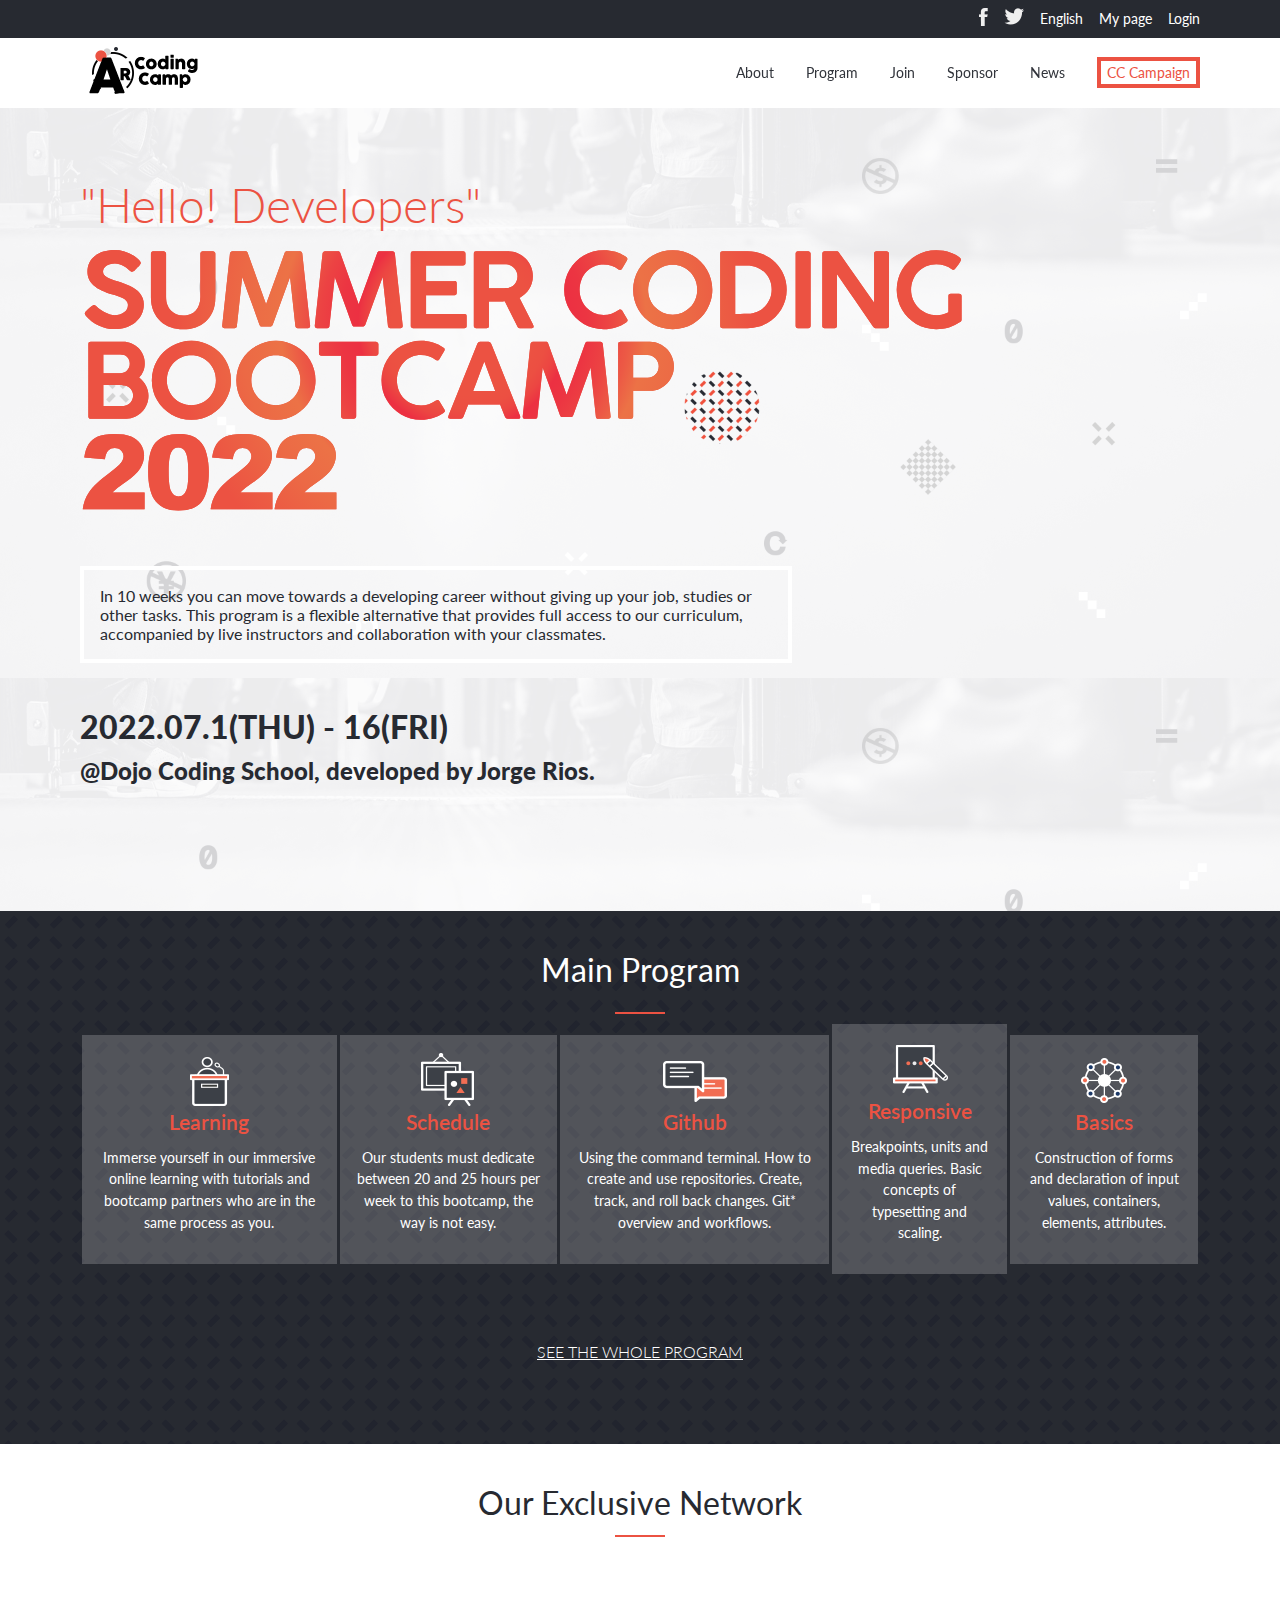
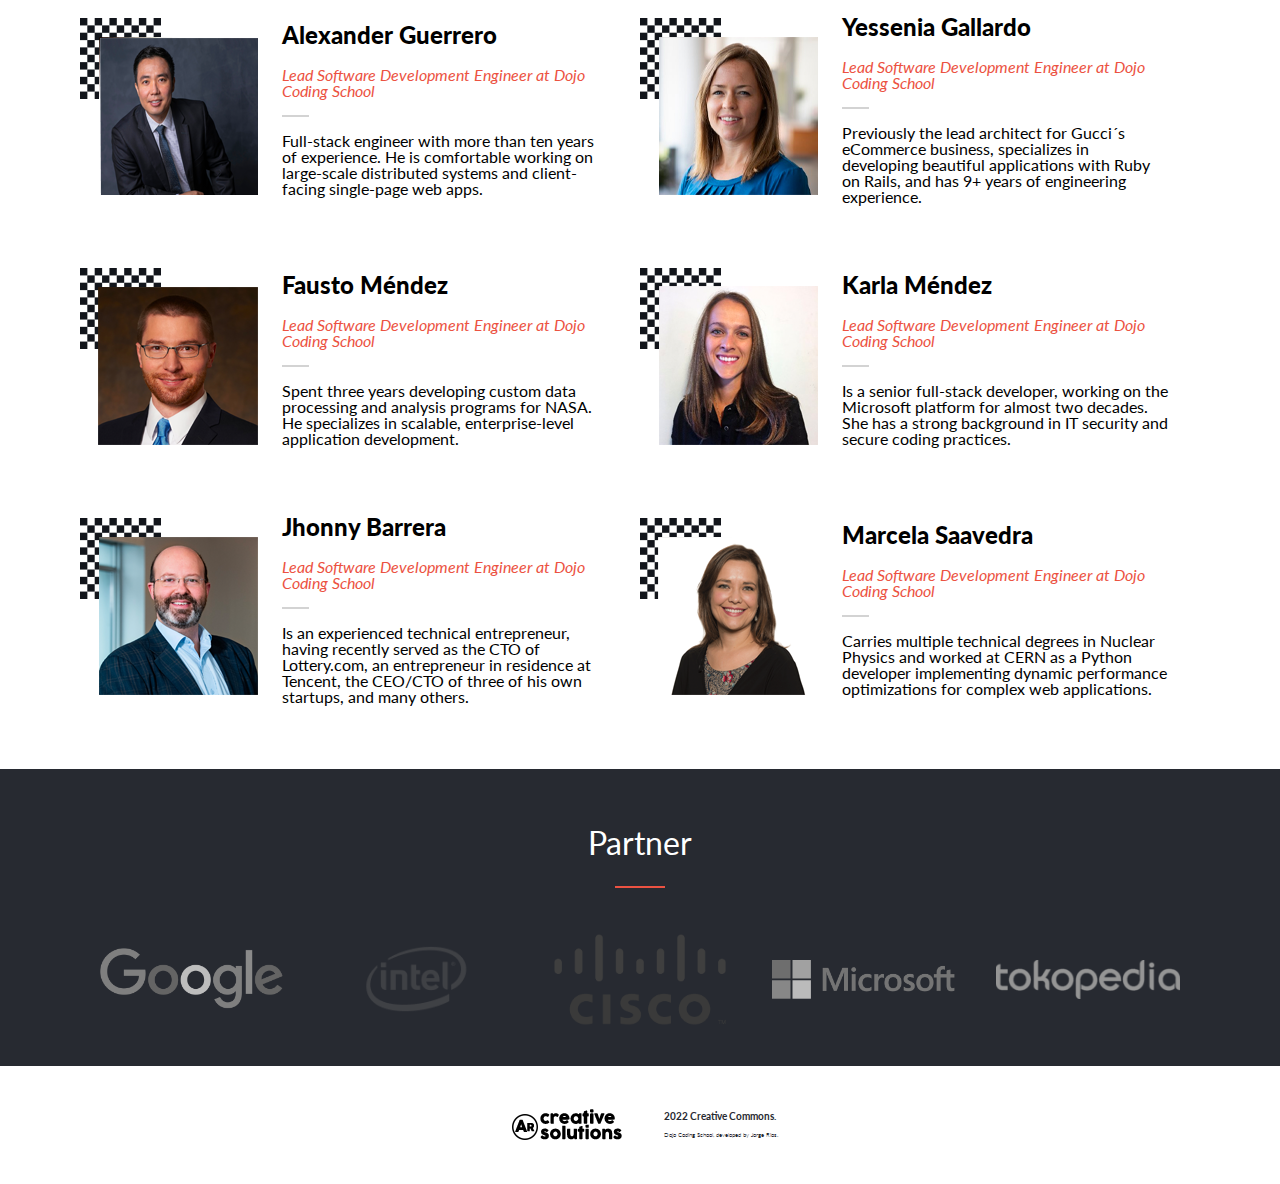
<file: index.html>
<!DOCTYPE html>
<html lang="en">

<head>
    <meta charset="UTF-8">
    <meta http-equiv="X-UA-Compatible" content="IE=edge">
    <meta name="viewport" content="width=device-width, initial-scale=1.0">
    <title>Bootcamp Page</title>
    <link href="http://fonts.cdnfonts.com/css/cocogoose" rel="stylesheet" />
    <link rel="preconnect" href="https://fonts.googleapis.com">
    <link rel="preconnect" href="https://fonts.gstatic.com" crossorigin>
    <link
        href="https://fonts.googleapis.com/css2?family=Lato:ital,wght@0,100;0,300;0,400;0,700;0,900;1,100;1,300;1,400;1,700;1,900&display=swap"
        rel="stylesheet">
    <link rel="stylesheet" href="styles.css">
</head>

<body id="home">
    <div class="social-tab">
        <ul class="social">
            <li class="social-item"><a href="#" class="social-media"><img src="images/facebook_icon.png"
                        alt="facebook icon"></a></li>
            <li class="social-item"><a href="#" class="social-media"><img src="images/twitter_icon.png"
                        alt="twitter icon"></a></li>
            <li class="social-item"><a href="#" class="social-text">English</a></li>
            <li class="social-item"><a href="#" class="social-text">My page</a></li>
            <li class="social-item"><a href="#" class="social-text">Login</a></li>
        </ul>
    </div>
    <header>
        <nav class="nav-bar">
            <div class="logo"><a href="index.html"><img src="images/logo.png" alt="logo"></a></div>
            <ul class="nav-list">
                <li class="item"><a class="nav-link mobile-menu" href="index.html">Home</a></li>
                <li class="item"><a data-active="about" class="nav-link" href="about.html">About</a></li>
                <li class="item"><a class="nav-link" href="#">Program</a></li>
                <li class="item"><a class="nav-link" href="#">Join</a></li>
                <li class="item"><a class="nav-link" href="#">Sponsor</a></li>
                <li class="item"><a class="nav-link" href="#">News</a></li>
            </ul>
            <button class="campaign-button" type="button">CC Campaign</button>
        </nav>
    </header>
    <Section id="headline">
        <div class="menu">
            <button id="hamburguer" class="menu-icon" type="button"><img src="images/mobile_menu.png" alt="hamburguer"></button>
            <button id="close" class="menu-icon close-menu show" type="button"><img src="images/close_mobile_menu.png" alt="close-icon"></button>
        </div>
        <div class="headline-title">
            <h1>"Hello! Developers"</h1>
            <h2><img class="head-title" src="images/Title.svg" alt="title"></h2>
            <p class="headline-paragraph">In 10 weeks you can move towards a developing career without giving up your job, studies or other tasks. This program is a flexible alternative that provides full access to our curriculum, accompanied by live instructors and collaboration with your classmates.</p>
            <h3>2022.07.1(THU) - 16(FRI)</h3>
            <h4>@Dojo Coding School, developed by Jorge Rios.</h4>
        </div>
    </Section>
    <section id="main-program">
        <div class="main-program-title">
            <h2 class="main-program-title">Main Program</h2>
            <hr>
        </div>
        <div class="main-program-cards">
            <div class="program-list">
                <div class="program-icon"><i class="main-icon-card"><img src="images/program_icon_01.png"
                            alt="Lecture"></i></div>
                <div class="program-title">
                    <h3 class="main-card-title">Learning</h3>
                </div>
                <div class="program-paragraph">
                    <p class="main-card-paragraph">Immerse yourself in our immersive online learning with tutorials and bootcamp partners who are in the same process as you.</p>
                </div>
            </div>
            <div class="program-list">
                <div class="program-icon"><i class="main-icon-card"><img src="images/program_icon_02.png"
                            alt="Lecture"></i></div>
                <div class="program-title">
                    <h3 class="main-card-title">Schedule</h3>
                </div>
                <div class="program-paragraph">
                    <p class="main-card-paragraph">Our students must dedicate between 20 and 25 hours per week to this bootcamp, the way is not easy.</p>
                </div>
            </div>
            <div class="program-list">
                <div class="program-icon"><i class="main-icon-card"><img src="images/program_icon_03.png"
                            alt="Lecture"></i></div>
                <div class="program-title">
                    <h3 class="main-card-title">Github</h3>
                </div>
                <div class="program-paragraph">
                    <p class="main-card-paragraph">Using the command terminal. How to create and use repositories. Create, track, and roll back changes. Git* overview and workflows.</p>
                </div>
            </div>
            <div class="program-list">
                <div class="program-icon"><i class="main-icon-card"><img src="images/program_icon_04.png"
                            alt="Lecture"></i></div>
                <div class="program-title">
                    <h3 class="main-card-title">Responsive</h3>
                </div>
                <div class="program-paragraph">
                    <p class="main-card-paragraph">Breakpoints, units and media queries. Basic concepts of typesetting and scaling.</p>
                </div>
            </div>
            <div class="program-list">
                <div class="program-icon"><i class="main-icon-card"><img src="images/program_icon_05.png"
                            alt="Lecture"></i></div>
                <div class="program-title">
                    <h3 class="main-card-title">Basics</h3>
                </div>
                <div class="program-paragraph">
                    <p class="main-card-paragraph">Construction of forms and declaration of input values, containers, elements, attributes.</p>
                </div>
            </div>
            <button class="join-button" type="button">Join Summer Bootcamp 2022</button>
        </div>
        <h4>SEE  THE WHOLE PROGRAM</h4>
    </section>
    <section id="partner">
        <div class="partner-title">
            <h2>Partner</h2>
            <hr class="hr-partner">
        </div>
        <div class="partners-logos-mobile">
            <ul class="partners-mobile">
                <li class="partner-logo"><img class="partner-icon" src="images/google-logo.png" alt="google logo"></li>
                <li class="partner-logo"><img class="partner-icon" src="images/intel-png.png" alt="intel logo"></li>
                <li class="partner-logo"><img class="partner-icon" src="images/cisco-png.png" alt="logokpu"></li>
            </ul>
            <ul class="partners-second-line">
                <li class="partner-logo"><img class="partner-icon" src="images/microsoft-logo.png" alt="microsoft logo">
                </li>
                <li class="partner-logo"><img class="partner-icon" src="images/tokopedia.png" alt="tokopedia logo"></li>
            </ul>
        </div>
        <div class="partners-logos">
            <ul class="partners">
                <li class="partner-logo"><img class="partner-icon" src="images/google-logo.png" alt="google logo"></li>
                <li class="partner-logo"><img class="partner-icon" src="images/intel-png.png" alt="intel logo"></li>
                <li class="partner-logo"><img class="partner-icon" src="images/cisco-png.png" alt="logokpu"></li>
                <li class="partner-logo"><img class="partner-icon" src="images/microsoft-logo.png" alt="microsoft logo">
                </li>
                <li class="partner-logo"><img class="partner-icon" src="images/tokopedia.png" alt="tokopedia logo"></li>
            </ul>
        </div>
    </section>
    <footer>
        <div class="footer-logo">
            <img src="images/footer.png" alt="company logo">
        </div>
        <div class="footer-text">
            <h2>2022 Creative Commons.</h2>
            <p>Dojo Coding School, developed by Jorge Rios.</p>
        </div>
        <div class="footer-text-mobile">
            <h2>2022 Creative Commons. Some Rights Reserved.</h2>
        </div>
    </footer>
    <script src="script.js"></script>
</body>

</html>
</file>
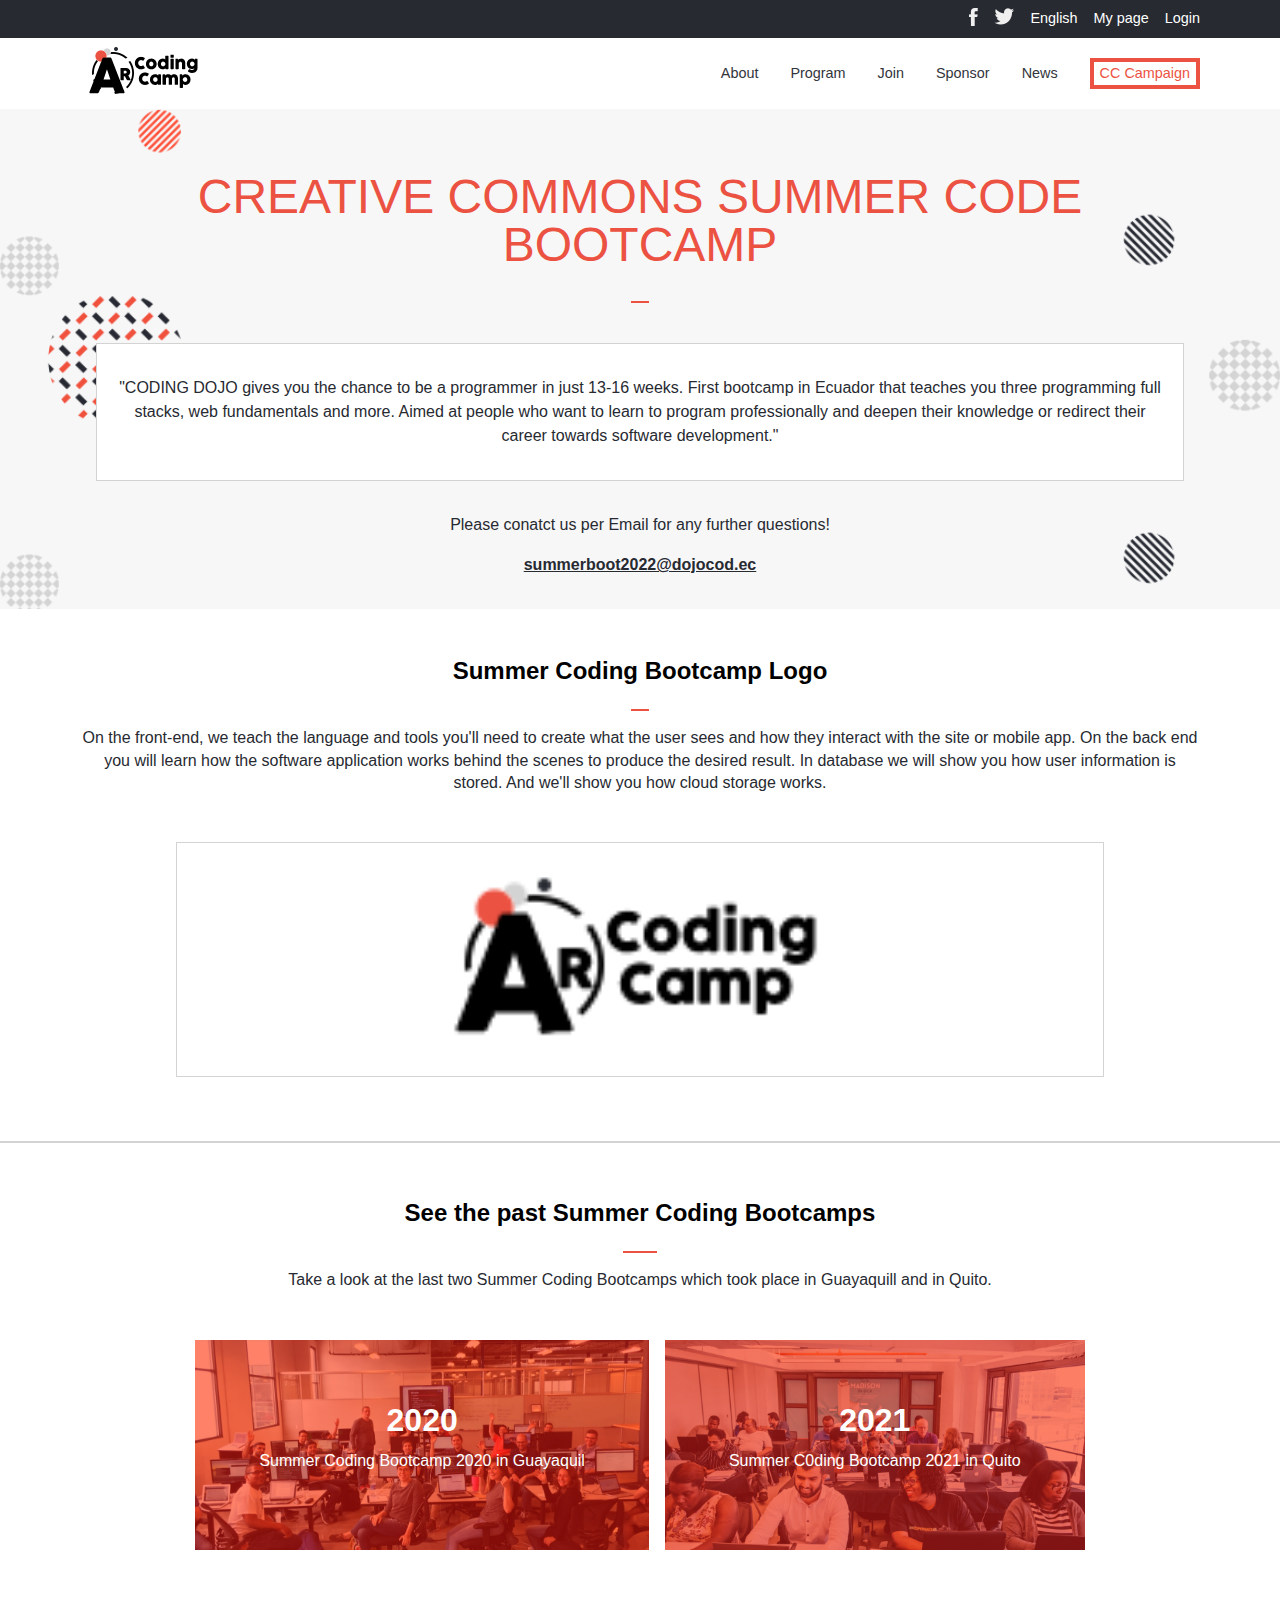
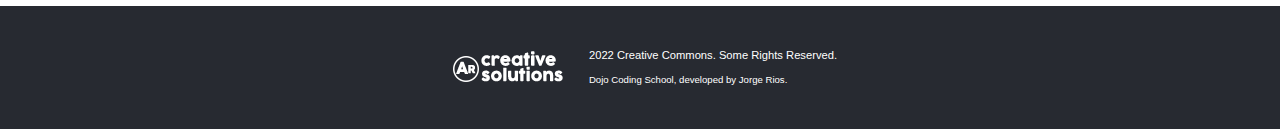
<file: about.html>
<!DOCTYPE html>
<html lang="en">

<head>
    <meta charset="UTF-8">
    <meta http-equiv="X-UA-Compatible" content="IE=edge">
    <meta name="viewport" content="width=device-width, initial-scale=1.0">
    <title>About</title>
    <link rel="stylesheet" href="styles.css">
</head>

<body id="about">
    <div class="social-tab">
        <ul class="social">
            <li class="social-item"><a href="#" class="social-media"><img src="images/facebook_icon.png" alt="facebook icon"></a></li>
            <li class="social-item"><a href="#" class="social-media"><img src="images/twitter_icon.png" alt="twitter icon"></a></li>
            <li class="social-item"><a href="#" class="social-text">English</a></li>
            <li class="social-item"><a href="#" class="social-text">My page</a></li>
            <li class="social-item"><a href="#" class="social-text">Login</a></li>
        </ul>
    </div>
    <header>
        <nav class="nav-bar">
            <div class="logo"><a href="index.html"><img src="images/logo.png" alt="logo"></a></div>
            <ul class="nav-list">
                <li class="item"><a class="nav-link mobile-menu" href="index.html">Home</a></li>
                <li class="item"><a data-active="about" class="nav-link" href="about.html">About</a></li>
                <li class="item"><a class="nav-link" href="#">Program</a></li>
                <li class="item"><a class="nav-link" href="#">Join</a></li>
                <li class="item"><a class="nav-link" href="#">Sponsor</a></li>
                <li class="item"><a class="nav-link" href="#">News</a></li>
            </ul>
            <button class="campaign-button" type="button">CC Campaign</button>
        </nav>
    </header>
    <div class="menu">
        <button id="hamburguer" class="menu-icon" type="button"><img src="images/mobile_menu.png" alt="hamburguer"></button>
        <button id="close" class="menu-icon close-menu show" type="button"><img src="images/close_mobile_menu.png" alt="close-icon"></button>
    </div>
    <section class="about-header">
        <div class="about-headline-title">
            <h1>"Hello! Developers"</h1>
            <h2>Summer Code Bootcamp</h2>
            <p class="about-headline-paragraph">CODING DOJO gives you the chance to be a programmer in just 13-16 weeks.</p>
        </div>
        <div class="about-title">
            <h1>CREATIVE COMMONS SUMMER CODE BOOTCAMP</h1>
            <hr class="hr-about-title">
        </div>
        <div class="about-paragraph">
            <p>"CODING DOJO gives you the chance to be a programmer in just 13-16 weeks. First bootcamp in Ecuador that teaches you three programming full stacks, web fundamentals and more. Aimed at people who want to learn to program professionally and deepen their knowledge or redirect their career towards software development."</p>
        </div>
        <div class="about-second-paragraph">
            <p>Please conatct us per Email for any further questions!</p>
            <h3>summerboot2022@dojocod.ec</h3>
        </div>
    </section>
    <section class="creative">
        <div class="creative-content">
            <h2>Summer Coding Bootcamp Logo</h2>
            <hr class="creative-hr">
            <p class="creative-content-desktop">On the front-end, we teach the language and tools you'll need to create what the user sees and how they interact with the site or mobile app.
                On the back end you will learn how the software application works behind the scenes to produce the desired result.
                In database we will show you how user information is stored. And we'll show you how cloud storage works.</p>
            <p class="creative-content-mobile">On the front-end, we teach the language and tools you'll need to create what the user sees and how they interact with the site or mobile app.</p>
        </div>
        <div class="creative-logo">
            <img class="creative-logo-image" src="images/logo.png" alt="logo">
        </div>
    </section>
    <hr class="bottom-hr">
    <section class="see">
        <div class="see-title">
            <h2>See the past Summer Coding Bootcamps</h2>
            <hr class="see-hr">
            <p>Take a look at the last two Summer Coding Bootcamps which took place in Guayaquill and in Quito.</p>
        </div>
        <div class="see-cards">
            <div class="see-card1">
                <h3>2020
                </h3>
                <p>Summer Coding Bootcamp 2020 in Guayaquil</p>
            </div>
            <div class="see-card2">
                <h3>2021
                </h3>
                <p>Summer C0ding Bootcamp 2021 in Quito</p>
            </div>
        </div>
    </section>
    
    <section id="about-partner">
        <div class="partner-title">
            <h2>Partner</h2>
            <hr class="hr-partner">
        </div>
        <div class="partners-logos-mobile">
            <ul class="partners-mobile">
                <li class="partner-logo"><img class="partner-icon" src="images/google-logo.png" alt="google logo"></li>
                <li class="partner-logo"><img class="partner-icon" src="images/intel-png.png" alt="intel logo"></li>
                <li class="partner-logo"><img class="partner-icon" src="images/cisco-png.png" alt="logokpu"></li>
            </ul>
            <ul class="partners-second-line">
                <li class="partner-logo"><img class="partner-icon" src="images/microsoft-logo.png" alt="microsoft logo">
                </li>
                <li class="partner-logo"><img class="partner-icon" src="images/tokopedia.png" alt="tokopedia logo"></li>
            </ul>
        </div>
    </section>
    <footer class="about">
        <div class="about-footer-mobile">
            <div class="footer-logo">
                <img src="images/footer.png" alt="company logo">
            </div>
            <div class="footer-text-mobile">
                <h2>2022 Creative Commons. Some Rights Reserved.</h2>
            </div>
        </div>
        <div class="about-footer-desktop">
            <div class="about-footer-logo">
                <img src="images/footerWhite.png" alt="company logo">
            </div>
            <div class="about-footer-text">
                <h2>2022 Creative Commons. Some Rights Reserved.</h2>
                <p>Dojo Coding School, developed by Jorge Rios.</p>
            </div>
        </div>
    </footer>
    <script src="script.js"></script>
</body>

</html>
</file>
<file: styles.css>
@import url("http://fonts.cdnfonts.com/css/cocogoose");

body {
  margin: 0;
  font-family: Lato, sans-serif;
}

.logo,
.social-tab {
  display: none;
}

.nav-list {
  position: fixed;
  left: -100%;
  top: 0;
  padding-top: 2rem;
  align-items: flex-end;
  padding-inline-start: 0;
  margin-top: 0;
  background-color: #272a31;
  opacity: 0.95;
  list-style-type: none;
  width: 100%;
  height: 100%;
  transition: 0.3s;
}

.show {
  display: none;
}

.item {
  margin: 2rem;
  padding-bottom: 1rem;
}

.nav-bar .item {
  border-bottom: 2px solid #3e3c3c;
}

.campaign-button {
  display: none;
}

.nav-link {
  font-family: Lato, sans-serif;
  font-weight: 700;
  font-size: 2em;
  line-height: 1em;
  color: #fff;
  text-decoration: none;
}

.overflow-hidden {
  overflow-y: hidden;
}

.nav-list.active {
  left: 0;
}

.menu {
  display: block;
  cursor: pointer;
  padding: 1.5rem;
}

.menu-icon {
  border: none;
  background: none;
}

.close-menu {
  top: 2rem;
  position: fixed;
  left: 90%;
}

#headline {
  background-image: url("images/main_big.png");
  background-size: contain;
  background-color: #f7f7f8;
}

.headline-title {
  padding: 1.5rem;
}

h1 {
  font-weight: 300;
  font-family: Lato, sans-serif;
  font-size: 1.5em;
  line-height: 2px;
  color: #ec5242;
}

.head-title {
  width: 80%;
}

.headline-paragraph {
  font-family: Lato, sans-serif;
  font-size: 1em;
  color: #272a31;
  border: 4px solid #fff;
  padding: 1rem;
}

h3 {
  font-family: Lato, sans-serif;
  font-weight: 900;
  font-size: 2em;
  line-height: 1em;
  color: #272a31;
  margin: 0;
}

h4 {
  font-family: Lato, sans-serif;
  font-weight: 900;
  font-size: 1.5em;
  line-height: 1em;
  color: #272a31;
  margin: 0;
  padding: 1rem 0 4rem;
}

#main-program {
  background-image: url("images/pattern_bg.png");
  background-color: #272a31;
  display: flex;
  flex-direction: column;
}

.main-program-title h2,
.feature-speaker-title h2,
.partner-title h2 {
  font-family: Lato, sans-serif;
  text-align: center;
  color: #fff;
  font-weight: 400;
  font-size: 2em;
  line-height: 1em;
}

.main-program-title hr,
.feature-speaker-title hr,
.hr-partner {
  border: 1px solid #ec5242;
  width: 3rem;
}

.main-program-cards {
  display: flex;
  flex-direction: column;
  align-items: center;
}

.program-list {
  background: rgba(255 255 255 / 20%);
  display: flex;
  align-items: center;
  margin: 1rem;
  padding: 1rem;
}

.main-icon-card {
  padding-right: 1rem;
}

.main-card-title {
  color: #ec5242;
  font-weight: 600;
  font-size: 1.3em;
  line-height: 1em;
  padding-right: 1rem;
}

.main-card-paragraph {
  font-family: Lato, sans-serif;
  color: #fff;
  font-weight: 400;
  font-size: 0.9em;
  line-height: 1.5em;
}

.join-button {
  background-color: #ec5242;
  color: #fff;
  margin: 2rem;
  padding: 1rem;
  font-size: 1em;
  line-height: 2em;
  text-align: center;
  border: none;
  cursor: pointer;
}

#feature-speakers {
  padding: 1rem;
}

.feature-speaker-title h2 {
  color: #272a31;
}

.feature-speaker-title {
  padding-bottom: 2rem;
}

.speakers {
  display: grid;
  grid-template-columns: repeat(1, 1fr);
}

.spaeaker-card {
  display: flex;
  align-items: center;
  margin-bottom: 2rem;
}

.speaker-photo {
  padding-right: 1.5rem;
}

.speaker-info h2 {
  color: #000;
  font-family: Lato, sans-serif;
  font-weight: 900;
  font-size: 1em;
  line-height: 1em;
}

.speaker-subtitle {
  color: #ec5242;
  font-weight: 400;
  font-size: 0.7em;
  line-height: 1em;
  font-style: italic;
}

.hr-speaker {
  border: 1px solid #d3d3d3;
  width: 25px;
  align-self: flex-start;
  margin: 0;
}

.speaker-paragraph {
  color: #000;
  font-weight: 400;
  font-size: 0.7em;
  line-height: 1em;
}

#partner,
#about-partner {
  background-color: #272a31;
  padding: 2rem;
}

.partner-title {
  padding-bottom: 2rem;
}

.partners,
.partners-mobile {
  list-style: none;
  margin: 0;
  padding-inline-start: 0;
  display: flex;
  align-items: center;
}

.partners {
  display: none;
}

.partner-logo {
  width: 100%;
  padding-inline: 20px;
}

.partner-icon {
  width: 100%;
  filter: grayscale(100%);
}

.partners-second-line {
  list-style: none;
  padding-inline-start: 0;
  display: flex;
  align-items: center;
}

.creative-content-desktop {
  display: none;
}

.creative-content-mobile {
  color: #272a31;
  font-weight: 400;
  font-size: 1em;
  line-height: 1.4em;
  text-align: center;
  padding-bottom: 2rem;
}

.creative-logo {
  border: 1px solid #d3d3d3;
  padding: 2rem;
  display: flex;
  justify-content: center;
}

.creative-logo-image {
  width: 50%;
}

.bottom-hr {
  border: 0.9px solid #d3d3d3;
  margin-top: 2.5rem;
}

.creative-hr,
.see-hr {
  border: 1px solid #ec5242;
  width: 2rem;
}

.see-title p {
  color: #272a31;
  font-weight: 400;
  font-size: 1em;
  line-height: 1.4em;
  text-align: center;
  padding-bottom: 2rem;
}

.see-cards {
  display: flex;
  flex-direction: column;
}

.see-card1 {
  background-image: url("images/coding_bootcamp1.png");
  background-repeat: no-repeat;
  background-size: cover;
  padding: 4rem;
  margin-bottom: 2rem;
}

.see-card2 {
  background-image: url("images/bootcamp2.png");
  background-repeat: no-repeat;
  background-size: cover;
  padding: 4rem;
  margin-bottom: 2rem;
}

.see-card1 h3,
.see-card2 h3 {
  text-align: center;
  color: #fff;
}

.see-card1 p,
.see-card2 p {
  text-align: center;
  color: #fff;
}

footer {
  display: flex;
  align-items: center;
  padding: 2rem;
  justify-content: center;
}

.footer-logo {
  padding-right: 2rem;
}

.footer-text {
  display: none;
}

.footer-text-mobile h2 {
  font-family: Lato, sans-serif;
  color: #272a31;
  font-weight: 400;
  font-size: 0.7em;
  line-height: 1.5em;
}

.about-header {
  background-image: url("images/about_bg_01.png");
  background-size: contain;
  background-color: #f7f7f8;
}

.about-headline-title {
  padding: 1.5rem 1.5rem 0;
}

.about-headline-title h1 {
  font-weight: 300;
  font-family: Lato, sans-serif;
  font-size: 1.5em;
  line-height: 2px;
  color: #ec5242;
  text-align: center;
}

.about-headline-title h2 {
  font-family: COCOGOOSE, sans-serif;
  font-weight: 400;
  font-size: 1.8em;
  line-height: 1em;
  color: #ec5242;
  text-align: center;
}

.about-headline-paragraph {
  font-family: Lato, sans-serif;
  font-size: 1em;
  line-height: 1.5em;
  color: #272a31;
  border: 1px solid #d3d3d3;
  background-color: #fff;
  padding: 1rem;
  text-align: center;
}

.about-second-paragraph {
  font-family: Lato, sans-serif;
  font-size: 1em;
  color: #272a31;
  padding: 0 1rem;
  line-height: 1.5em;
  text-align: center;
}

.about-second-paragraph h3 {
  font-family: Lato, sans-serif;
  font-size: 1em;
  color: #272a31;
  padding: 0 1rem 2rem;
  line-height: 1.5em;
  text-align: center;
  text-decoration: underline;
  cursor: pointer;
}

.about-second-paragraph h3:hover {
  color: #ec5242;
}

.about-paragraph {
  display: none;
}

.about-title {
  display: none;
}

.creative {
  padding: 1.5rem;
}

.creative-content h2,
.see-title h2 {
  text-align: center;
  line-height: 1.5em;
}

.see {
  padding: 1.5rem;
}

.about-footer-desktop {
  display: none;
}

.about-footer-mobile {
  display: flex;
  align-items: center;
  justify-content: center;
}

@media only screen and (min-width: 768px) {
  body {
    margin: 0;
  }

  .social-tab {
    display: flex;
    background: #272a31;
    justify-content: flex-end;
    align-items: flex-end;
    padding: 0.5rem 4rem;
  }

  .nav-bar {
    display: flex;
    justify-content: flex-end;
    align-items: center;
    padding: 0.5rem 5rem;
  }

  .social {
    list-style: none;
    display: flex;
    margin: 0;
    padding-inline-start: 0;
  }

  .nav-list {
    background-color: #fff;
    list-style: none;
    display: flex;
    margin: 0;
    padding-inline-start: 0;
    flex: 1;
    align-items: center;
    width: auto;
    height: auto;
    padding-top: 0;
    position: inherit;
  }

  .item {
    padding-inline-end: 2rem;
    margin: 0;
    padding-bottom: 0;
  }

  .nav-bar .item {
    border-bottom: none;
  }

  .social-item {
    display: inline-block;
    padding-inline-end: 1rem;
  }

  .social-media {
    text-decoration: none;
    text-align: center;
  }

  .social-text {
    font-family: Lato, sans-serif;
    color: #fff;
    font-weight: 400;
    font-size: 0.9em;
    line-height: 1.5em;
    text-decoration: none;
  }

  .logo {
    display: block;
    flex: 2;
    cursor: pointer;
  }

  .nav-link {
    font-family: Lato, sans-serif;
    color: #272a31;
    font-weight: 400;
    font-size: 0.9em;
    line-height: 1.5em;
    text-decoration: none;
  }

  .nav-bar,
  a:hover { color: #ec5242; }

  .mobile-menu {
    display: none;
  }

  .campaign-button {
    display: block;
    font-family: Lato, sans-serif;
    color: #ec5242;
    font-weight: 400;
    font-size: 0.9em;
    line-height: 1.5em;
    border: 4px  solid #ec5242;
    background-color: #fff;
    cursor: pointer;
    width: max-content;
    transition: all 0.3s ease-in;
  }

  .button {
    text-align: center;
    border: none;
  }

  .campaign-button:hover {
    background-color: #ec5242;
    color: #fff;
    box-sizing: border-box;
  }

  .menu {
    display: none;
  }

  .headline-title {
    padding: 4rem 5rem;
  }

  h1 {
    font-size: 3em;
  }

  .headline-paragraph {
    width: 60%;
    margin: 1rem 0 3rem;
  }

  #main-program {
    padding: 1rem 5rem;
  }

  .main-card-title {
    padding-right: 0;
  }

  .main-program-cards {
    flex-direction: row;
  }

  .program-list {
    flex-direction: column;
    text-align: center;
    margin: 0.1rem;
  }

  .join-button {
    display: none;
  }

  #main-program h4 {
    font-family: Lato, sans-serif;
    font-size: 1em;
    color: #fff;
    padding: 4rem;
    line-height: 1.5em;
    text-align: center;
    text-decoration: underline;
    font-weight: 300;
  }

  .main-icon-card {
    padding-right: 0;
  }

  .speakers {
    grid-template-columns: repeat(2, 1fr);
  }

  #feature-speakers {
    padding: 1rem 5rem;
  }

  .spaeaker-card {
    margin-right: 2rem;
  }

  .speaker-info h2 {
    font-weight: 900;
    font-size: 1.5em;
    line-height: 1em;
  }

  .speaker-subtitle {
    font-weight: 400;
    font-size: 1em;
    line-height: 1em;
  }

  .speaker-paragraph {
    font-size: 1em;
    line-height: 1em;
  }

  #partner,
  #about-partner {
    padding: 2rem 5rem;
  }

  .partners {
    display: flex;
    flex-direction: row;
    align-items: center;
  }

  .partners-mobile {
    display: none;
  }

  .partners-second-line {
    display: none;
  }

  footer {
    padding: 2rem 5rem;
  }

  .footer-text {
    display: block;
    font-family: Lato, sans-serif;
    color: #272a31;
    font-weight: 100;
    font-size: 0.4em;
    line-height: 1.5em;
    text-decoration: none;
  }

  .footer-text p {
    display: block;
    font-family: Lato, sans-serif;
    color: #272a31;
    font-weight: 300;
    font-size: 1em;
    line-height: 1.5em;
    text-decoration: none;
  }

  .footer-text-mobile {
    display: none;
  }

  .about-headline-title {
    display: none;
  }

  .about-title {
    display: block;
    padding: 2rem 5rem;
    text-align: center;
    align-items: center;
  }

  .about-title h1 {
    font-family: COCOGOOSE, sans-serif;
    font-weight: 400;
    line-height: 1em;
    color: #ec5242;
  }

  .hr-about-title,
  .creative-hr {
    border: 1px solid #ec5242;
    width: 1rem;
  }

  .about-paragraph {
    display: block;
    font-family: Lato, sans-serif;
    font-size: 1em;
    line-height: 1.5em;
    color: #272a31;
    border: 1px solid #d3d3d3;
    background-color: #fff;
    padding: 1rem;
    text-align: center;
    margin: 0 6rem;
  }

  .about-second-paragraph p {
    font-size: 1em;
    padding: 1rem 1rem 0;
    line-height: 1.5em;
    text-align: center;
  }

  .creative {
    padding: 1.5rem 5rem;
  }

  .creative-content-desktop {
    display: block;
    color: #272a31;
    font-weight: 400;
    font-size: 1em;
    line-height: 1.4em;
    text-align: center;
    padding-bottom: 2rem;
  }

  .creative-content-mobile {
    display: none;
  }

  .creative-logo {
    margin: 0 6rem;
  }

  .see {
    padding: 1.5rem 5rem;
  }

  .see-cards {
    flex-direction: row;
    justify-content: center;
  }

  #about-partner {
    display: none;
  }

  .see-card1 {
    margin: 0 0.5rem 2rem;
  }

  .see-card2 {
    margin: 0 0.5rem 2rem;
  }

  .see-card1:hover,
  .see-card2:hover {
    filter: grayscale(100%);
    cursor: pointer;
  }

  .about-footer-mobile {
    display: none;
  }

  .about-footer-desktop {
    display: flex;
    align-items: center;
    padding: 2rem;
    justify-content: center;
    background-color: #272a31;
  }

  .about-footer-text p {
    font-family: Lato, sans-serif;
    color: #fff;
    font-weight: 300;
    font-size: 0.6em;
    line-height: 1.5em;
    text-decoration: none;
  }

  .about-footer-text h2 {
    font-family: Lato, sans-serif;
    color: #fff;
    font-weight: 400;
    font-size: 0.7em;
    line-height: 1.5em;
  }

  .about {
    padding: 0;
    margin: 0;
    display: block;
  }

  .about-footer-logo {
    padding-right: 1rem;
  }
}
</file>
